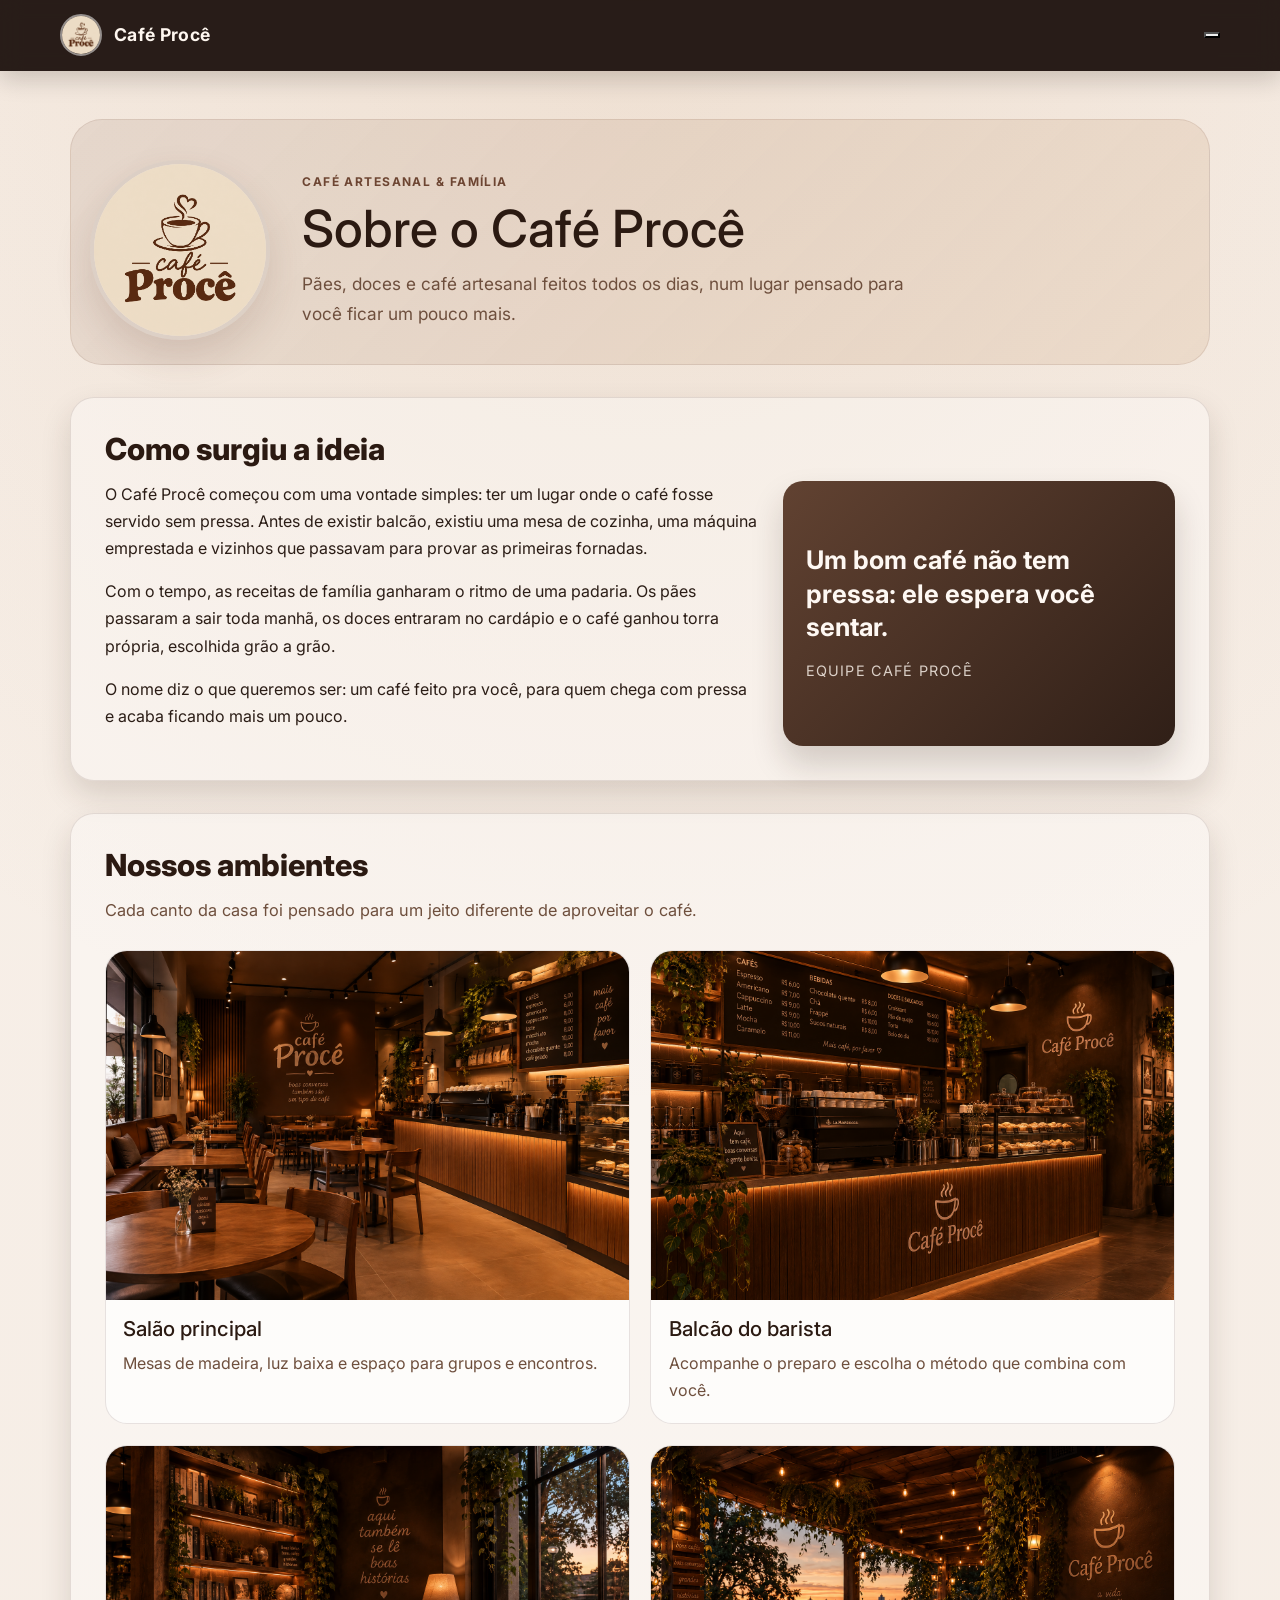
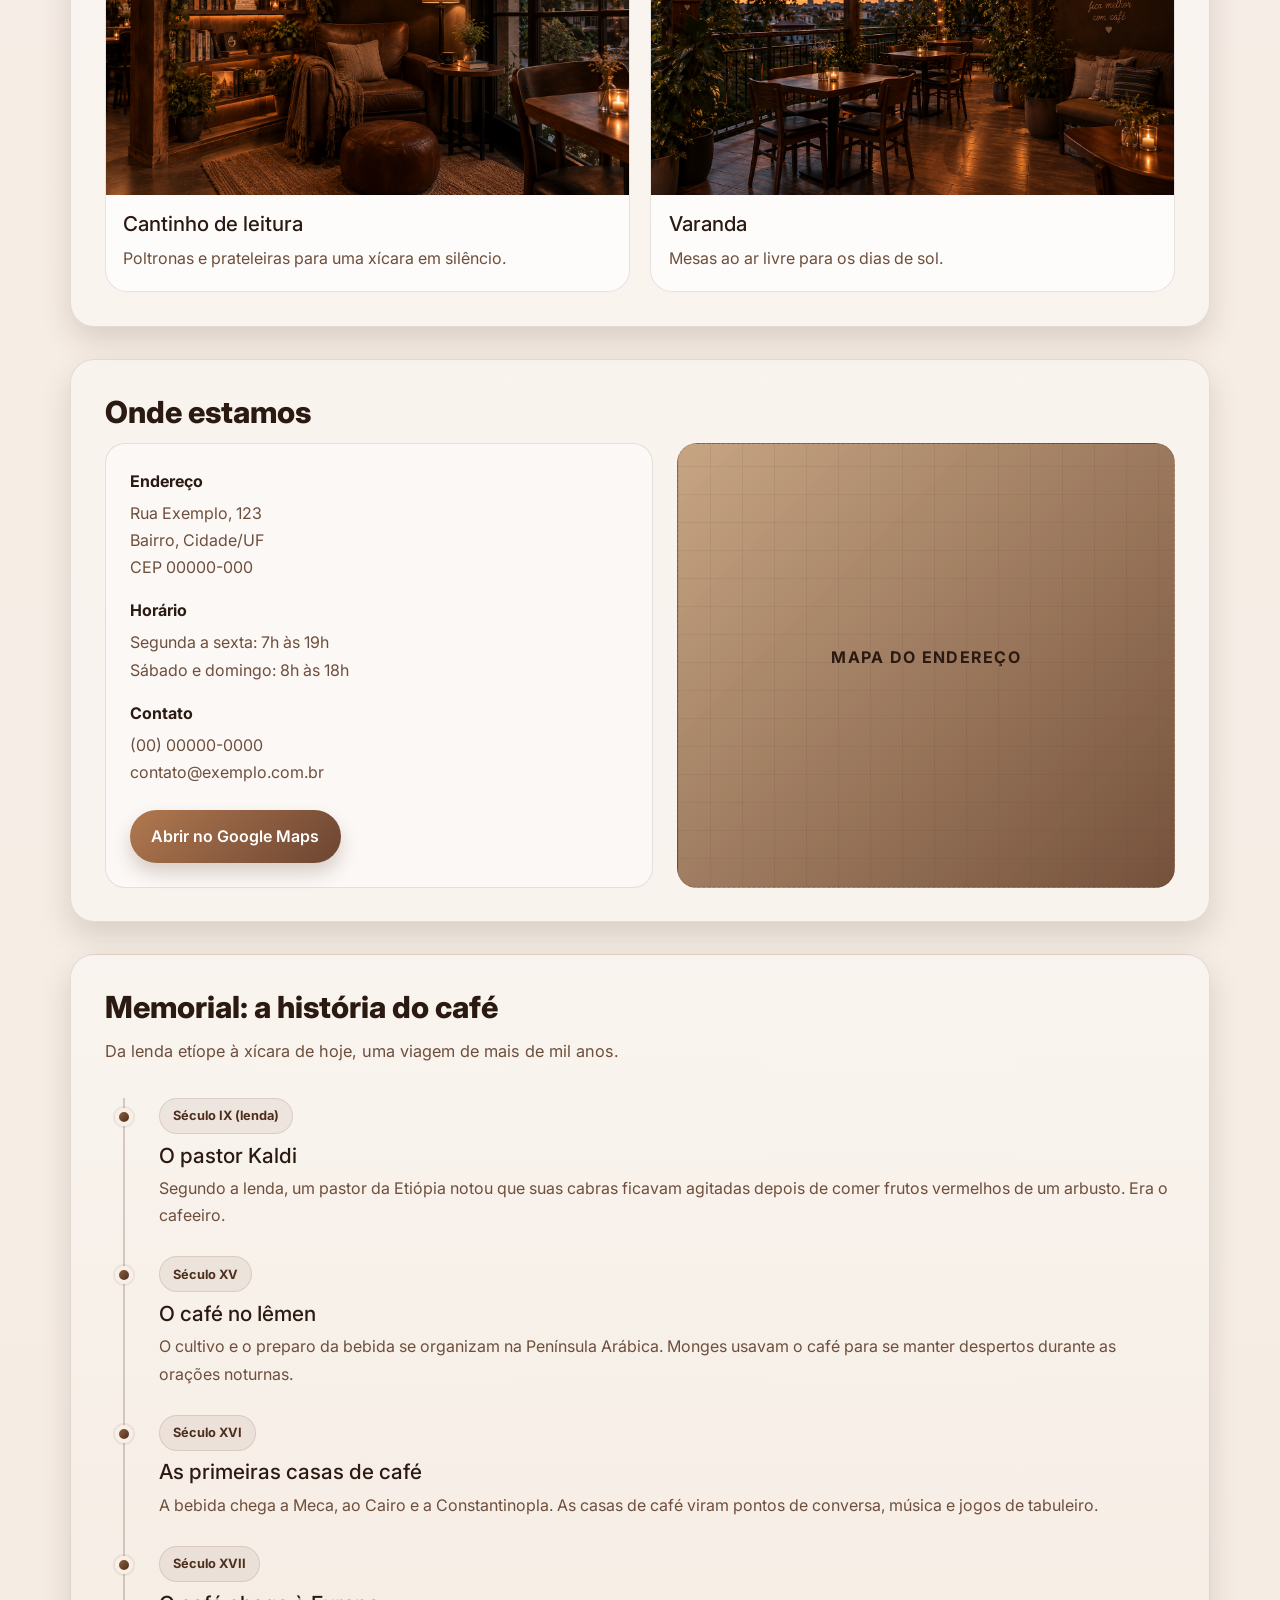
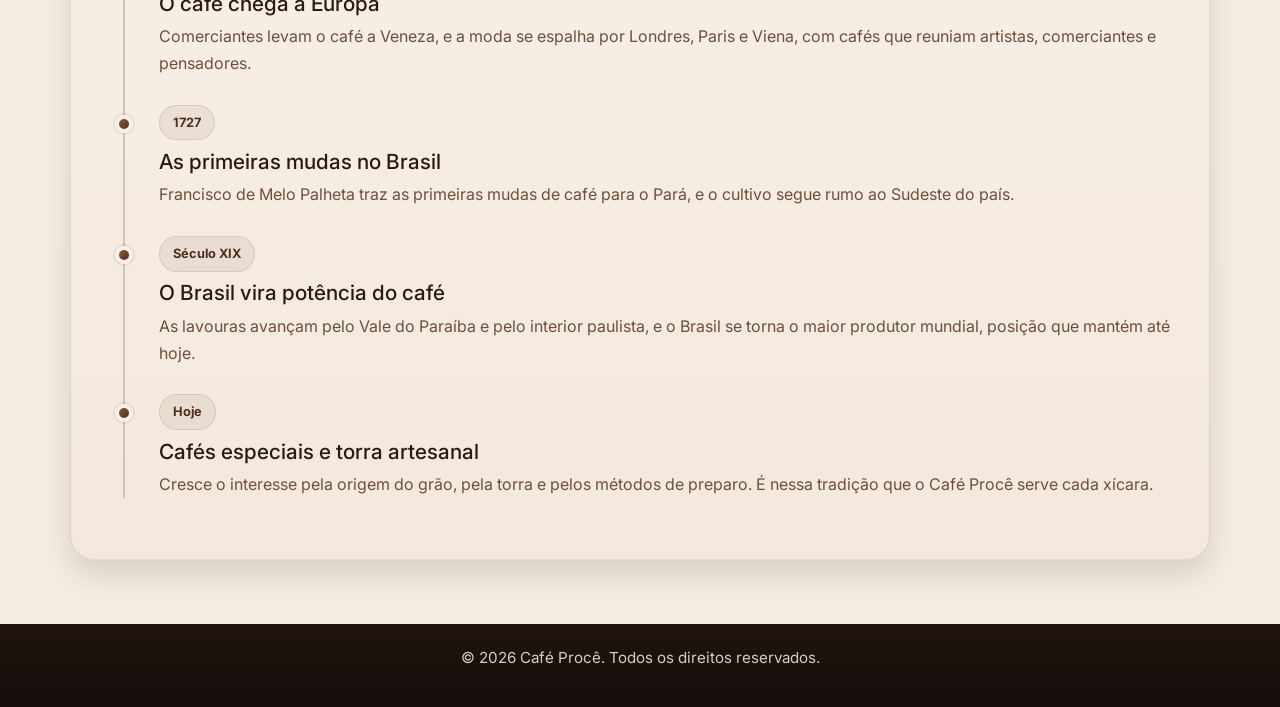
<file: template/index.html>
<!DOCTYPE html>
<html lang="pt-BR">
<head>
  <meta charset="UTF-8" />
  <meta name="viewport" content="width=device-width, initial-scale=1.0" />
  <title>Sobre nós | Café Procê</title>
  <meta
    name="description"
    content="Conheça o Café Procê: como surgiu a ideia, nossos ambientes, onde estamos e um memorial sobre a história do café."
  />
  <meta name="theme-color" content="#2b1a12" />

  <link rel="preconnect" href="https://fonts.googleapis.com" />
  <link rel="preconnect" href="https://fonts.gstatic.com" crossorigin />
  <link
    href="https://fonts.googleapis.com/css2?family=Inter:wght@400;500;600;700;800&display=swap"
    rel="stylesheet"
  />

  <link
    href="https://cdn.jsdelivr.net/npm/bootstrap@5.3.8/dist/css/bootstrap.min.css"
    rel="stylesheet"
    integrity="sha384-sRIl4kxILFvY47J16cr9ZwB07vP4J8+LH7qKQnuqkuIAvNWLzeN8tE5YBujZqJLB"
    crossorigin="anonymous"
  />

  <link rel="stylesheet" href="../css/style.css" />
</head>

<body>
  <a class="skip-link" href="#conteudo">Ir para o conteúdo</a>

  <header class="topbar">
    <nav class="menu-nav" aria-label="Principal">
      <a href="index.html" class="brand" aria-label="Página inicial do Café Procê">
        <img src="../img/logo.png" alt="Logo do Café Procê" class="logo" width="40" height="40" />
        <span>Café Procê</span>
      </a>

      <button
        class="nav-toggle"
        type="button"
        data-bs-toggle="collapse"
        data-bs-target="#menuLinks"
        aria-controls="menuLinks"
        aria-expanded="false"
        aria-label="Abrir menu"
      >
        <span class="nav-toggle-bar"></span>
      </button>

      <div class="collapse nav-collapse" id="menuLinks">
        <ul class="nav-links">
          <li><a href="sobre.html" aria-current="page">Sobre nós</a></li>
          <li><a href="produtos.html">Produtos</a></li>
          <li><a href="pedidos.html" class="btn-menu-nav">Pedidos</a></li>
        </ul>
      </div>
    </nav>
  </header>

  <main id="conteudo" class="page-shell">
    <section class="sobre-hero" aria-labelledby="titulo-sobre">
      <img src="../img/logo.png" alt="Logo do Café Procê" class="sobre-logo" width="180" height="180" />
      <div>
        <p class="eyebrow">Café artesanal & família</p>
        <h1 id="titulo-sobre">Sobre o Café Procê</h1>
        <p>
          Pães, doces e café artesanal feitos todos os dias, num lugar pensado para você
          ficar um pouco mais.
        </p>
      </div>
    </section>

    <section id="historia" class="bloco" aria-labelledby="titulo-historia">
      <h2 id="titulo-historia" class="bloco-titulo">Como surgiu a ideia</h2>

      <div class="historia">
        <div class="historia-texto">
          <p>
            O Café Procê começou com uma vontade simples: ter um lugar onde o café fosse
            servido sem pressa. Antes de existir balcão, existiu uma mesa de cozinha, uma
            máquina emprestada e vizinhos que passavam para provar as primeiras fornadas.
          </p>
          <p>
            Com o tempo, as receitas de família ganharam o ritmo de uma padaria. Os pães
            passaram a sair toda manhã, os doces entraram no cardápio e o café ganhou
            torra própria, escolhida grão a grão.
          </p>
          <p>
            O nome diz o que queremos ser: um café feito pra você, para quem chega com
            pressa e acaba ficando mais um pouco.
          </p>
        </div>

        <figure class="citacao">
          <blockquote>
            <p>Um bom café não tem pressa: ele espera você sentar.</p>
          </blockquote>
          <figcaption>Equipe Café Procê</figcaption>
        </figure>
      </div>
    </section>

    <section id="ambientes" class="bloco" aria-labelledby="titulo-ambientes">
      <h2 id="titulo-ambientes" class="bloco-titulo">Nossos ambientes</h2>
      <p class="bloco-intro">
        Cada canto da casa foi pensado para um jeito diferente de aproveitar o café.
      </p>

      <ul class="ambientes">
        <li class="ambiente">
          <img src="../img/salaoprin.jpg.png" class="d-block w-100" alt="Salão principal do café com mesas de madeira" />
          <div class="ambiente-corpo">
            <h3>Salão principal</h3>
            <p>Mesas de madeira, luz baixa e espaço para grupos e encontros.</p>
          </div>
        </li>

        <li class="ambiente">
          <img src="../img/barista.png" class="d-block w-100" alt="Barista preparando café no balcão" />
          <div class="ambiente-corpo">
            <h3>Balcão do barista</h3>
            <p>Acompanhe o preparo e escolha o método que combina com você.</p>
          </div>
        </li>

        <li class="ambiente">
          <img src="../img/leitura.png" class="d-block w-100" alt="Cantinho de leitura com poltronas confortáveis" />
          <div class="ambiente-corpo">
            <h3>Cantinho de leitura</h3>
            <p>Poltronas e prateleiras para uma xícara em silêncio.</p>
          </div>
        </li>

        <li class="ambiente">
          <img src="../img/varanda.png" class="d-block w-100" alt="Varanda do café com mesas ao ar livre" />
          <div class="ambiente-corpo">
            <h3>Varanda</h3>
            <p>Mesas ao ar livre para os dias de sol.</p>
          </div>
        </li>
      </ul>
    </section>

    <section id="localizacao" class="bloco" aria-labelledby="titulo-localizacao">
      <h2 id="titulo-localizacao" class="bloco-titulo">Onde estamos</h2>

      <div class="local">
        <div class="local-info">
          <dl>
            <dt>Endereço</dt>
            <dd>
              Rua Exemplo, 123<br />
              Bairro, Cidade/UF<br />
              CEP 00000-000
            </dd>

            <dt>Horário</dt>
            <dd>
              Segunda a sexta: 7h às 19h<br />
              Sábado e domingo: 8h às 18h
            </dd>

            <dt>Contato</dt>
            <dd>
              (00) 00000-0000<br />
              contato@exemplo.com.br
            </dd>
          </dl>

          <a
            class="btn-menu"
            href="https://www.google.com/maps/search/?api=1&query=Rua+Exemplo+123"
            target="_blank"
            rel="noopener"
          >
            Abrir no Google Maps
          </a>
        </div>

        <div class="mapa">
          <p>Mapa do endereço</p>
        </div>
      </div>
    </section>

    <section id="memorial" class="bloco memorial" aria-labelledby="titulo-memorial">
      <h2 id="titulo-memorial" class="bloco-titulo">Memorial: a história do café</h2>
      <p class="bloco-intro">
        Da lenda etíope à xícara de hoje, uma viagem de mais de mil anos.
      </p>

      <ol class="linha-tempo">
        <li>
          <span class="ano">Século IX (lenda)</span>
          <h3>O pastor Kaldi</h3>
          <p>
            Segundo a lenda, um pastor da Etiópia notou que suas cabras ficavam agitadas
            depois de comer frutos vermelhos de um arbusto. Era o cafeeiro.
          </p>
        </li>

        <li>
          <span class="ano">Século XV</span>
          <h3>O café no Iêmen</h3>
          <p>
            O cultivo e o preparo da bebida se organizam na Península Arábica. Monges
            usavam o café para se manter despertos durante as orações noturnas.
          </p>
        </li>

        <li>
          <span class="ano">Século XVI</span>
          <h3>As primeiras casas de café</h3>
          <p>
            A bebida chega a Meca, ao Cairo e a Constantinopla. As casas de café viram
            pontos de conversa, música e jogos de tabuleiro.
          </p>
        </li>

        <li>
          <span class="ano">Século XVII</span>
          <h3>O café chega à Europa</h3>
          <p>
            Comerciantes levam o café a Veneza, e a moda se espalha por Londres, Paris e
            Viena, com cafés que reuniam artistas, comerciantes e pensadores.
          </p>
        </li>

        <li>
          <span class="ano">1727</span>
          <h3>As primeiras mudas no Brasil</h3>
          <p>
            Francisco de Melo Palheta traz as primeiras mudas de café para o Pará, e o
            cultivo segue rumo ao Sudeste do país.
          </p>
        </li>

        <li>
          <span class="ano">Século XIX</span>
          <h3>O Brasil vira potência do café</h3>
          <p>
            As lavouras avançam pelo Vale do Paraíba e pelo interior paulista, e o Brasil
            se torna o maior produtor mundial, posição que mantém até hoje.
          </p>
        </li>

        <li>
          <span class="ano">Hoje</span>
          <h3>Cafés especiais e torra artesanal</h3>
          <p>
            Cresce o interesse pela origem do grão, pela torra e pelos métodos de preparo.
            É nessa tradição que o Café Procê serve cada xícara.
          </p>
        </li>
      </ol>
    </section>
  </main>

  <footer class="site-footer">
    <p>&copy; <span id="ano">2026</span> Café Procê. Todos os direitos reservados.</p>
  </footer>

  <script
    src="https://cdn.jsdelivr.net/npm/bootstrap@5.3.8/dist/js/bootstrap.bundle.min.js"
    integrity="sha384-FKyoEForCGlyvwx9Hj09JcYn3nv7wiPVlz7YYwJrWVcXK/BmnVDxM+D2scQbITxI"
    crossorigin="anonymous"
  ></script>

  <script>
    document.getElementById("ano").textContent = new Date().getFullYear();
  </script>
</body>
</html>
</file>
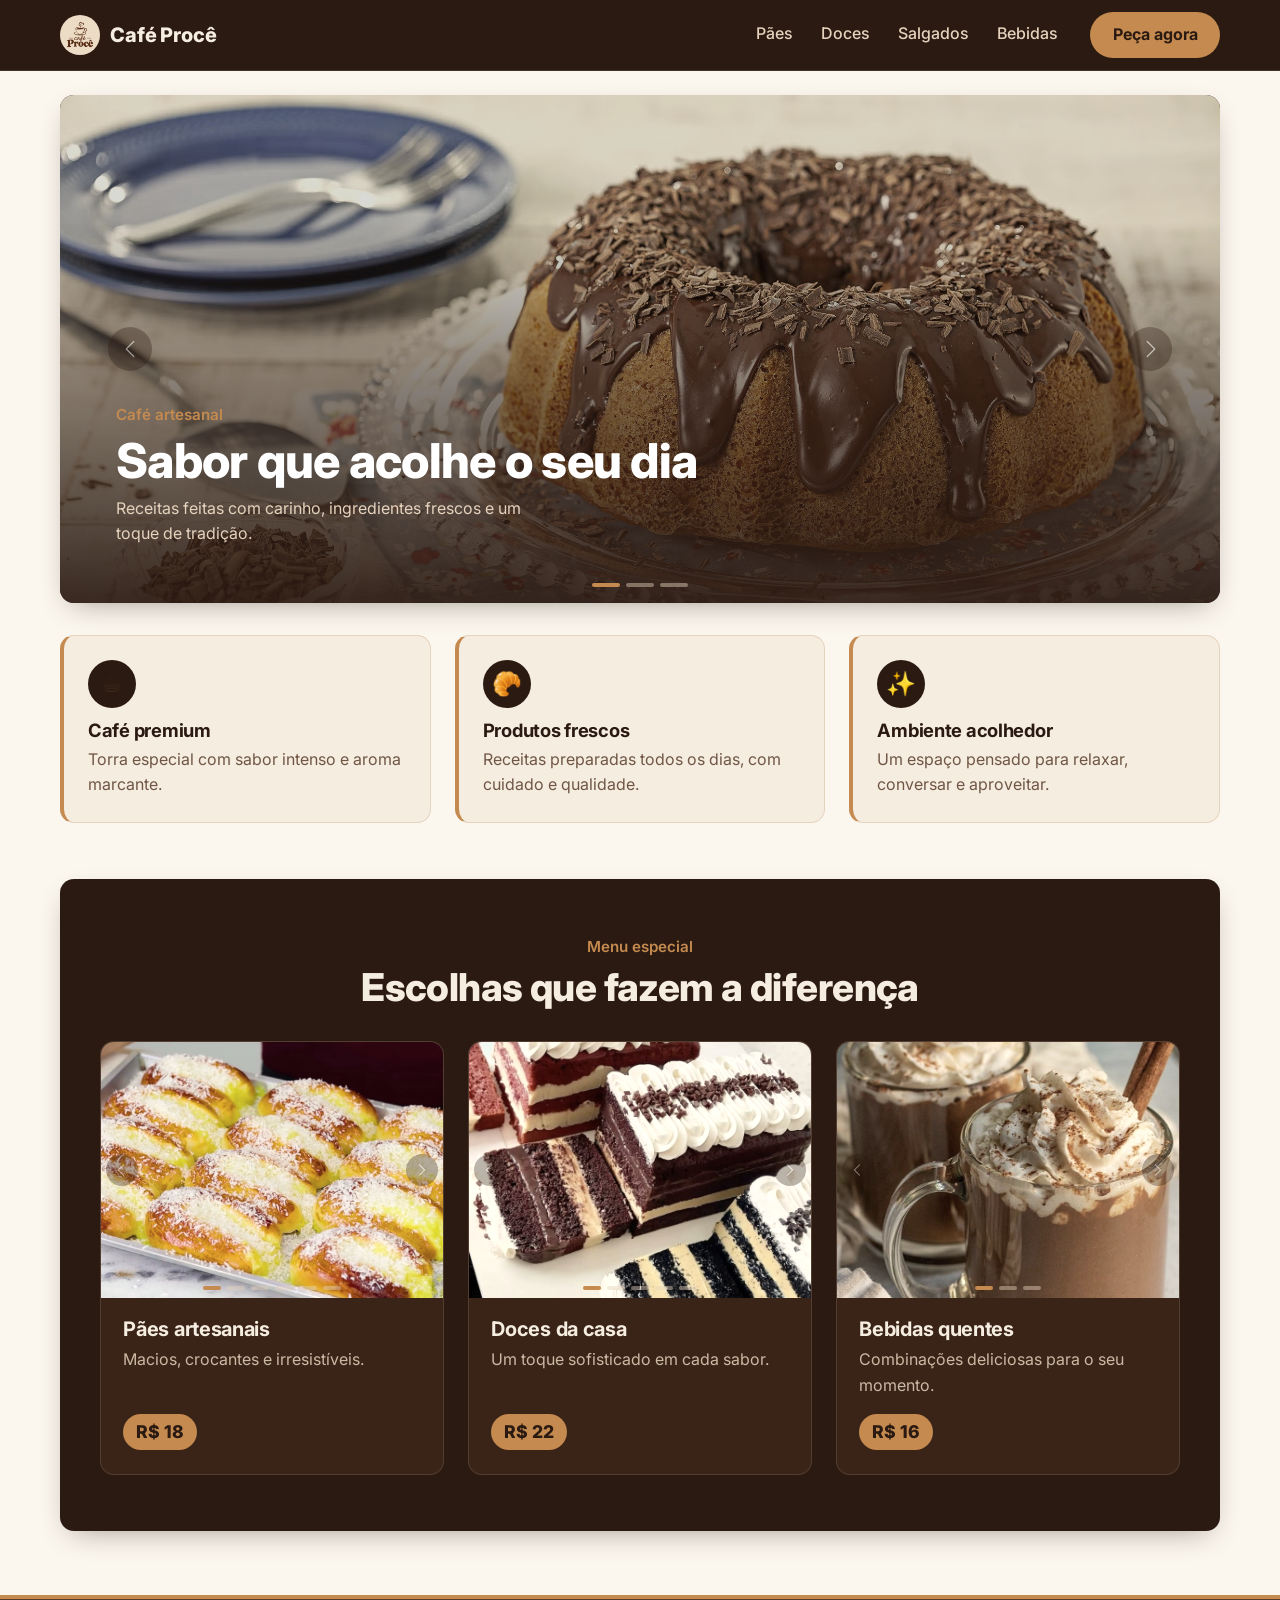
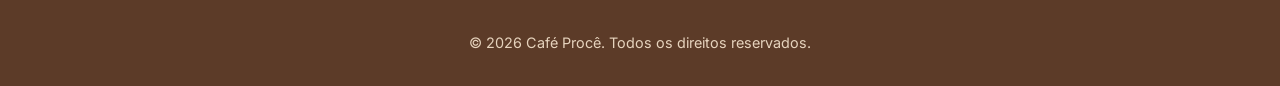
<file: template/produtos.html>
<!DOCTYPE html>
<html lang="pt-BR">
 
<head>
    <meta charset="UTF-8">
    <meta name="viewport" content="width=device-width, initial-scale=1.0">
    <title>Café Procê | Pães, doces e café artesanal</title>
    <meta name="description"
        content="Café Procê: pães frescos, doces da casa, salgados e bebidas quentes preparados todos os dias.">
    <meta name="theme-color" content="#2b1a12">
 
    <link rel="preconnect" href="https://fonts.googleapis.com">
    <link rel="preconnect" href="https://fonts.gstatic.com" crossorigin>
    <link href="https://fonts.googleapis.com/css2?family=Inter:wght@400;500;600;700;800&display=swap"
        rel="stylesheet">
 
    <!-- Bootstrap primeiro, para o seu CSS poder sobrescrevê-lo -->
    <link href="https://cdn.jsdelivr.net/npm/bootstrap@5.3.8/dist/css/bootstrap.min.css" rel="stylesheet"
        integrity="sha384-sRIl4kxILFvY47J16cr9ZwB07vP4J8+LH7qKQnuqkuIAvNWLzeN8tE5YBujZqJLB"
        crossorigin="anonymous">
 
    <link rel="stylesheet" href="../css/produtos.css">
</head>
 
<body>
    <a class="skip-link" href="#conteudo">Ir para o conteúdo</a>
 
    <header class="topbar">
        <nav class="menu-nav" aria-label="Principal">
            <a href="#inicio" class="brand">
                <img src="../img/logo.png" alt="" class="logo" width="40" height="40">
                <span>Café Procê</span>
            </a>
 
            <button class="nav-toggle" type="button" data-bs-toggle="collapse" data-bs-target="#menuLinks"
                aria-controls="menuLinks" aria-expanded="false" aria-label="Abrir menu">
                <span class="nav-toggle-bar"></span>
            </button>
 
            <div class="collapse nav-collapse" id="menuLinks">
                <ul class="nav-links">
                    <li><a href="#paes">Pães</a></li>
                    <li><a href="#doces">Doces</a></li>
                    <li><a href="#salgados">Salgados</a></li>
                    <li><a href="#bebidas">Bebidas</a></li>
                </ul>
                <a href="#cardapio" class="btn-menu">Peça agora</a>
            </div>
        </nav>
    </header>
 
    <main id="conteudo" class="page-shell">
        <h1 class="visually-hidden">Café Procê: café artesanal, pães e doces frescos</h1>
 
        <section id="inicio" class="hero" aria-label="Destaques">
            <div id="heroCarousel" class="carousel slide" data-bs-ride="carousel">
                <div class="carousel-indicators">
                    <button type="button" data-bs-target="#heroCarousel" data-bs-slide-to="0" class="active"
                        aria-current="true" aria-label="Slide 1: café artesanal"></button>
                    <button type="button" data-bs-target="#heroCarousel" data-bs-slide-to="1"
                        aria-label="Slide 2: doces"></button>
                    <button type="button" data-bs-target="#heroCarousel" data-bs-slide-to="2"
                        aria-label="Slide 3: pães frescos"></button>
                </div>
 
                <div class="carousel-inner">
                    <div class="carousel-item active">
                        <img src="../img/bolo.jpg" class="d-block w-100" alt="Bolo caseiro sobre a mesa do café"
                            width="1600" height="700" fetchpriority="high">
                        <div class="carousel-caption">
                            <p class="eyebrow">Café artesanal</p>
                            <h2>Sabor que acolhe o seu dia</h2>
                            <p>Receitas feitas com carinho, ingredientes frescos e um toque de tradição.</p>
                        </div>
                    </div>
 
                    <div class="carousel-item">
                        <img src="../img/bolocho.jpg" class="d-block w-100" alt="Bolachas e doces da casa"
                            width="1600" height="700" loading="lazy">
                        <div class="carousel-caption">
                            <p class="eyebrow">Doces irresistíveis</p>
                            <h2>Uma experiência doce e sofisticada</h2>
                            <p>Ideal para acompanhar o café da manhã ou um momento especial.</p>
                        </div>
                    </div>
 
                    <div class="carousel-item">
                        <img src="../img/pao.png" class="d-block w-100" alt="Pães artesanais recém-assados"
                            width="1600" height="700" loading="lazy">
                        <div class="carousel-caption">
                            <p class="eyebrow">Pães frescos</p>
                            <h2>Frescura em cada mordida</h2>
                            <p>Preparados diariamente para encantar o paladar com textura e aroma.</p>
                        </div>
                    </div>
                </div>
 
                <button class="carousel-control-prev" type="button" data-bs-target="#heroCarousel"
                    data-bs-slide="prev">
                    <span class="carousel-control-prev-icon" aria-hidden="true"></span>
                    <span class="visually-hidden">Slide anterior</span>
                </button>
                <button class="carousel-control-next" type="button" data-bs-target="#heroCarousel"
                    data-bs-slide="next">
                    <span class="carousel-control-next-icon" aria-hidden="true"></span>
                    <span class="visually-hidden">Próximo slide</span>
                </button>
            </div>
        </section>
 
        <section class="features" aria-labelledby="titulo-diferenciais">
            <h2 id="titulo-diferenciais" class="visually-hidden">Nossos diferenciais</h2>
 
            <article class="feature-card">
                <span class="feature-icon" aria-hidden="true">☕</span>
                <h3>Café premium</h3>
                <p>Torra especial com sabor intenso e aroma marcante.</p>
            </article>
 
            <article class="feature-card">
                <span class="feature-icon" aria-hidden="true">🥐</span>
                <h3>Produtos frescos</h3>
                <p>Receitas preparadas todos os dias, com cuidado e qualidade.</p>
            </article>
 
            <article class="feature-card">
                <span class="feature-icon" aria-hidden="true">✨</span>
                <h3>Ambiente acolhedor</h3>
                <p>Um espaço pensado para relaxar, conversar e aproveitar.</p>
            </article>
        </section>
 
        <section id="cardapio" class="catalog" aria-labelledby="titulo-cardapio">
            <div class="section-header">
                <p class="eyebrow">Menu especial</p>
                <h2 id="titulo-cardapio">Escolhas que fazem a diferença</h2>
            </div>
 
            <ul class="catalog-grid">
                <!-- Pães -->
                <li id="paes" class="catalog-item">
                    <div id="paesCarousel" class="carousel slide item-carousel" data-bs-ride="carousel"
                        aria-label="Fotos de pães artesanais">
                        <div class="carousel-indicators">
                            <button type="button" data-bs-target="#paesCarousel" data-bs-slide-to="0"
                                class="active" aria-current="true" aria-label="Foto 1"></button>
                            <button type="button" data-bs-target="#paesCarousel" data-bs-slide-to="1"
                                aria-label="Foto 2"></button>
                            <button type="button" data-bs-target="#paesCarousel" data-bs-slide-to="2"
                                aria-label="Foto 3"></button>
                            <button type="button" data-bs-target="#paesCarousel" data-bs-slide-to="3"
                                aria-label="Foto 4"></button>
                            <button type="button" data-bs-target="#paesCarousel" data-bs-slide-to="4"
                                aria-label="Foto 5"></button>
                            <button type="button" data-bs-target="#paesCarousel" data-bs-slide-to="5"
                                aria-label="Foto 6"></button>
                        </div>
 
                        <div class="carousel-inner">
                            <div class="carousel-item active" data-bs-interval="4000">
                                <img src="../img/p.jpg" alt="Xícara de café quente" width="800" height="600"
                                    loading="lazy">
                            </div>
                            <div class="carousel-item" data-bs-interval="4000">
                                <img src="../img/pao2.png" alt="Caneca de chocolate quente" width="800"
                                    height="600" loading="lazy">
                            </div>
                            <div class="carousel-item" data-bs-interval="4000">
                                <img src="../img/paocaseiro.jpg" alt="Café especial da casa" width="800"
                                    height="600" loading="lazy">
                            </div>
                            <div class="carousel-item" data-bs-interval="4000">
                                <img src="../img/paodequeijo.png" alt="Café especial da casa" width="800"
                                    height="600" loading="lazy">
                            </div>
                            <div class="carousel-item" data-bs-interval="4000">
                                <img src="../img/paorecheado.jpg" alt="Café especial da casa" width="800"
                                    height="600" loading="lazy">
                            </div>
                            <div class="carousel-item" data-bs-interval="4000">
                                <img src="../img/paoo.jpg" alt="Café especial da casa" width="800" height="600"
                                    loading="lazy">
                            </div>
                        </div>
 
                        <button class="carousel-control-prev" type="button" data-bs-target="#paesCarousel"
                            data-bs-slide="prev">
                            <span class="carousel-control-prev-icon" aria-hidden="true"></span>
                            <span class="visually-hidden">Foto anterior</span>
                        </button>
                        <button class="carousel-control-next" type="button" data-bs-target="#paesCarousel"
                            data-bs-slide="next">
                            <span class="carousel-control-next-icon" aria-hidden="true"></span>
                            <span class="visually-hidden">Próxima foto</span>
                        </button>
                    </div>
                    <div class="item-body">
                        <h3>Pães artesanais</h3>
                        <p>Macios, crocantes e irresistíveis.</p>
                        <strong class="price">R$&nbsp;18</strong>
                    </div>
                </li>
 
                <!-- Doces -->
                <li id="doces" class="catalog-item">
                    <div id="docesCarousel" class="carousel slide item-carousel" data-bs-ride="carousel"
                        aria-label="Fotos de doces gourmet">
                        <div class="carousel-indicators">
                            <button type="button" data-bs-target="#docesCarousel" data-bs-slide-to="0"
                                class="active" aria-current="true" aria-label="Foto 1: café"></button>
                            <button type="button" data-bs-target="#docesCarousel" data-bs-slide-to="1"
                                aria-label="Foto 2: chocolate quente"></button>
                            <button type="button" data-bs-target="#docesCarousel" data-bs-slide-to="2"
                                aria-label="Foto 3: café especial"></button>
                            <button type="button" data-bs-target="#docesCarousel" data-bs-slide-to="3"
                                aria-label="Foto 4: café especial"></button>
                            <button type="button" data-bs-target="#docesCarousel" data-bs-slide-to="4"
                                aria-label="Foto 5: café especial"></button>
                        </div>
 
                        <div class="carousel-inner">
                            <div class="carousel-item active" data-bs-interval="4000">
                                <img src="../img/bolor.jpg" alt="Xícara de café quente" width="800" height="600"
                                    loading="lazy">
                            </div>
                            <div class="carousel-item" data-bs-interval="4000">
                                <img src="../img/croissant.jpg" alt="Caneca de chocolate quente" width="800"
                                    height="600" loading="lazy">
                            </div>
                            <div class="carousel-item" data-bs-interval="4000">
                                <img src="../img/sonho.jpg" alt="Café especial da casa" width="800"
                                    height="600" loading="lazy">
                            </div>
                            <div class="carousel-item" data-bs-interval="4000">
                                <img src="../img/donuts.jpg" alt="Café especial da casa" width="800"
                                    height="600" loading="lazy">
                            </div>
                            <div class="carousel-item" data-bs-interval="4000">
                                <img src="../img/croissant.jpg" alt="Café especial da casa" width="800"
                                    height="600" loading="lazy">
                            </div>
                        </div>
 
                        <button class="carousel-control-prev" type="button" data-bs-target="#docesCarousel"
                            data-bs-slide="prev">
                            <span class="carousel-control-prev-icon" aria-hidden="true"></span>
                            <span class="visually-hidden">Foto anterior</span>
                        </button>
                        <button class="carousel-control-next" type="button" data-bs-target="#docesCarousel"
                            data-bs-slide="next">
                            <span class="carousel-control-next-icon" aria-hidden="true"></span>
                            <span class="visually-hidden">Próxima foto</span>
                        </button>
                    </div>
                    <div class="item-body">
                        <h3>Doces da casa</h3>
                        <p>Um toque sofisticado em cada sabor.</p>
                        <strong class="price">R$&nbsp;22</strong>
                    </div>
                </li>
 
                <!-- Bebidas -->
                <li id="bebidas" class="catalog-item">
                    <div id="bebidasCarousel" class="carousel slide item-carousel" data-bs-ride="carousel"
                        aria-label="Fotos de bebidas quentes">
                        <div class="carousel-indicators">
                            <button type="button" data-bs-target="#bebidasCarousel" data-bs-slide-to="0"
                                class="active" aria-current="true" aria-label="Foto 1: café"></button>
                            <button type="button" data-bs-target="#bebidasCarousel" data-bs-slide-to="1"
                                aria-label="Foto 2: chocolate quente"></button>
                            <button type="button" data-bs-target="#bebidasCarousel" data-bs-slide-to="2"
                                aria-label="Foto 3: café especial"></button>
                        </div>
 
                        <div class="carousel-inner">
                            <div class="carousel-item active" data-bs-interval="4000">
                                <img src="../img/cafe.jpg" alt="Xícara de café quente" width="800" height="600"
                                    loading="lazy">
                            </div>
                            <div class="carousel-item" data-bs-interval="4000">
                                <img src="../img/chocoquente.jpg" alt="Caneca de chocolate quente" width="800"
                                    height="600" loading="lazy">
                            </div>
                            <div class="carousel-item" data-bs-interval="4000">
                                <img src="../img/cafep.jpg" alt="Café especial da casa" width="800"
                                    height="600" loading="lazy">
                            </div>
                        </div>
 
                        <button class="carousel-control-prev" type="button" data-bs-target="#bebidasCarousel"
                            data-bs-slide="prev">
                            <span class="carousel-control-prev-icon" aria-hidden="true"></span>
                            <span class="visually-hidden">Foto anterior</span>
                        </button>
                        <button class="carousel-control-next" type="button" data-bs-target="#bebidasCarousel"
                            data-bs-slide="next">
                            <span class="carousel-control-next-icon" aria-hidden="true"></span>
                            <span class="visually-hidden">Próxima foto</span>
                        </button>
                    </div>
                    <div class="item-body">
                        <h3>Bebidas quentes</h3>
                        <p>Combinações deliciosas para o seu momento.</p>
                        <strong class="price">R$&nbsp;16</strong>
                    </div>
                </li>
            </ul>
        </section>
    </main>
 
    <footer class="site-footer">
        <p>&copy; <span id="ano">2026</span> Café Procê. Todos os direitos reservados.</p>
    </footer>
 
    <script src="https://cdn.jsdelivr.net/npm/bootstrap@5.3.8/dist/js/bootstrap.bundle.min.js"
        integrity="sha384-FKyoEForCGlyvwx9Hj09JcYn3nv7wiPVlz7YYwJrWVcXK/BmnVDxM+D2scQbITxI"
        crossorigin="anonymous"></script>
 
    <script>
        document.getElementById('ano').textContent = new Date().getFullYear();
    </script>
</body>
 
</html>
</file>
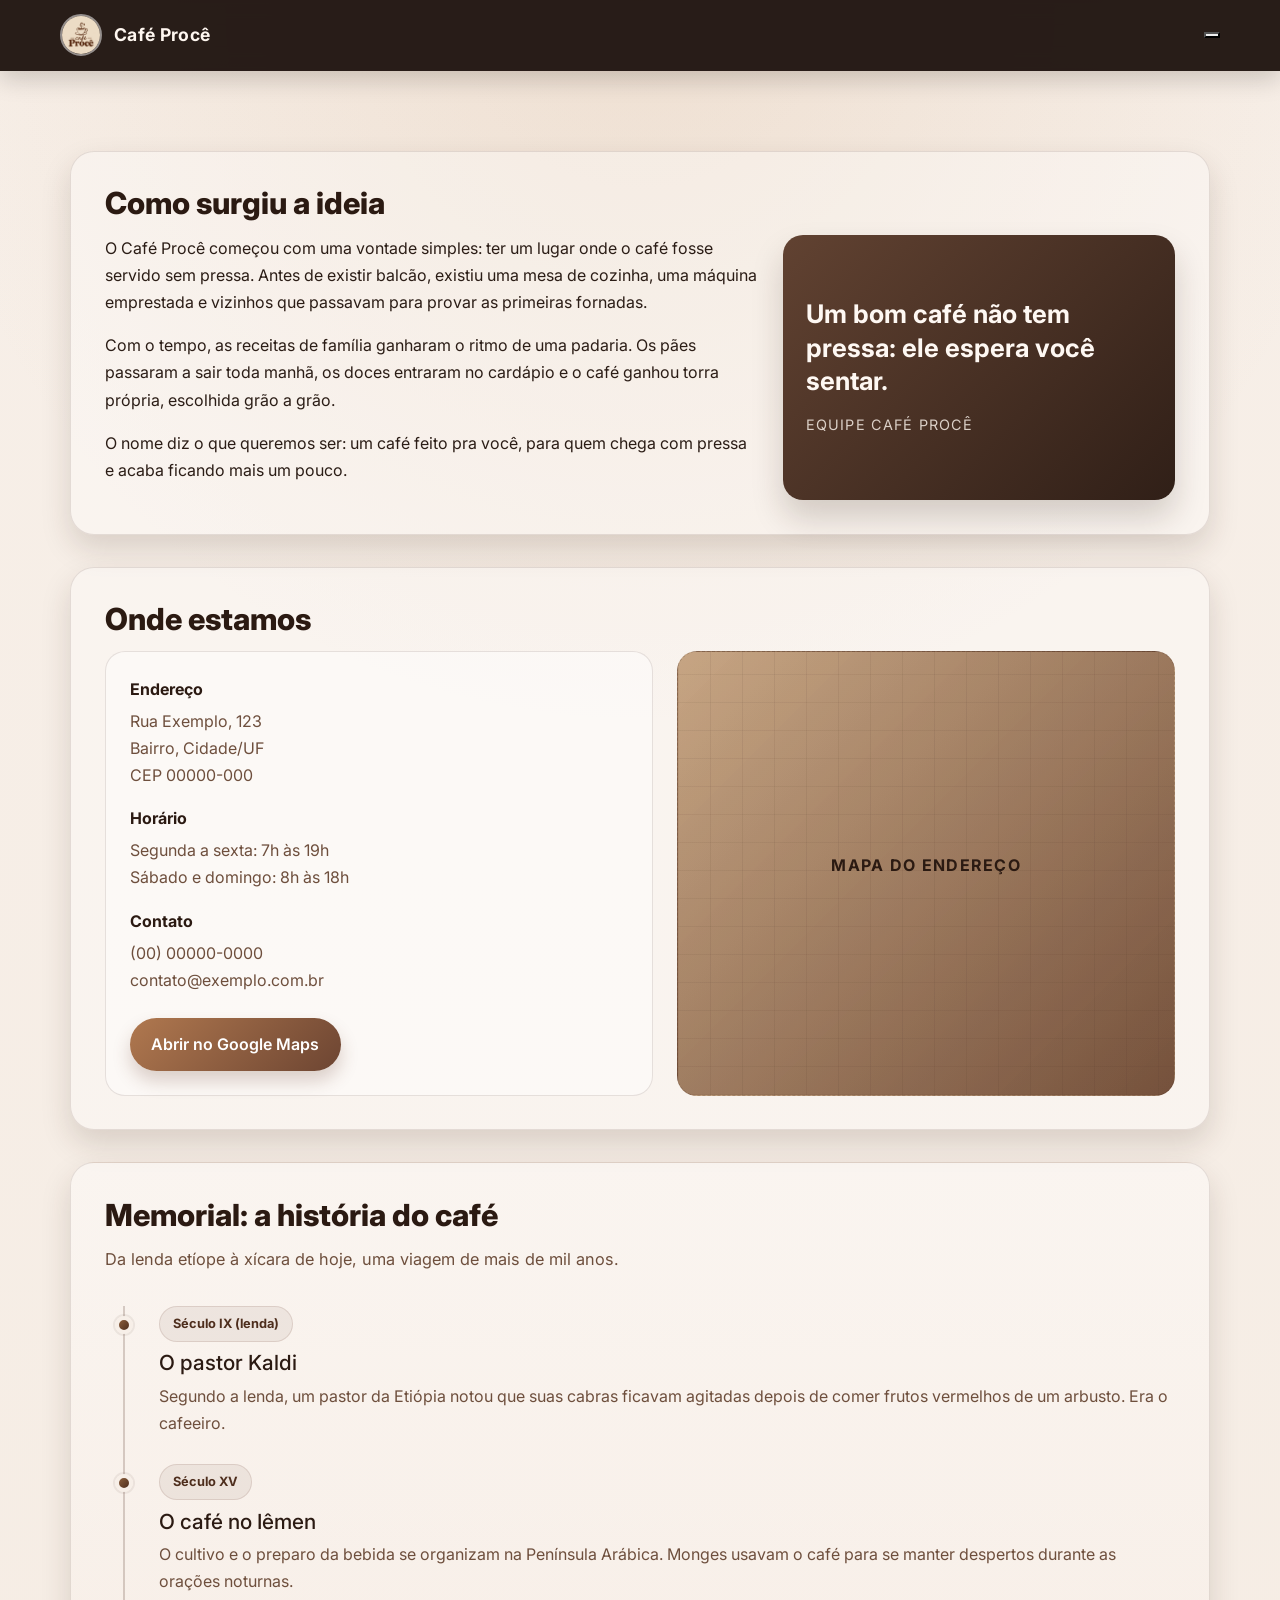
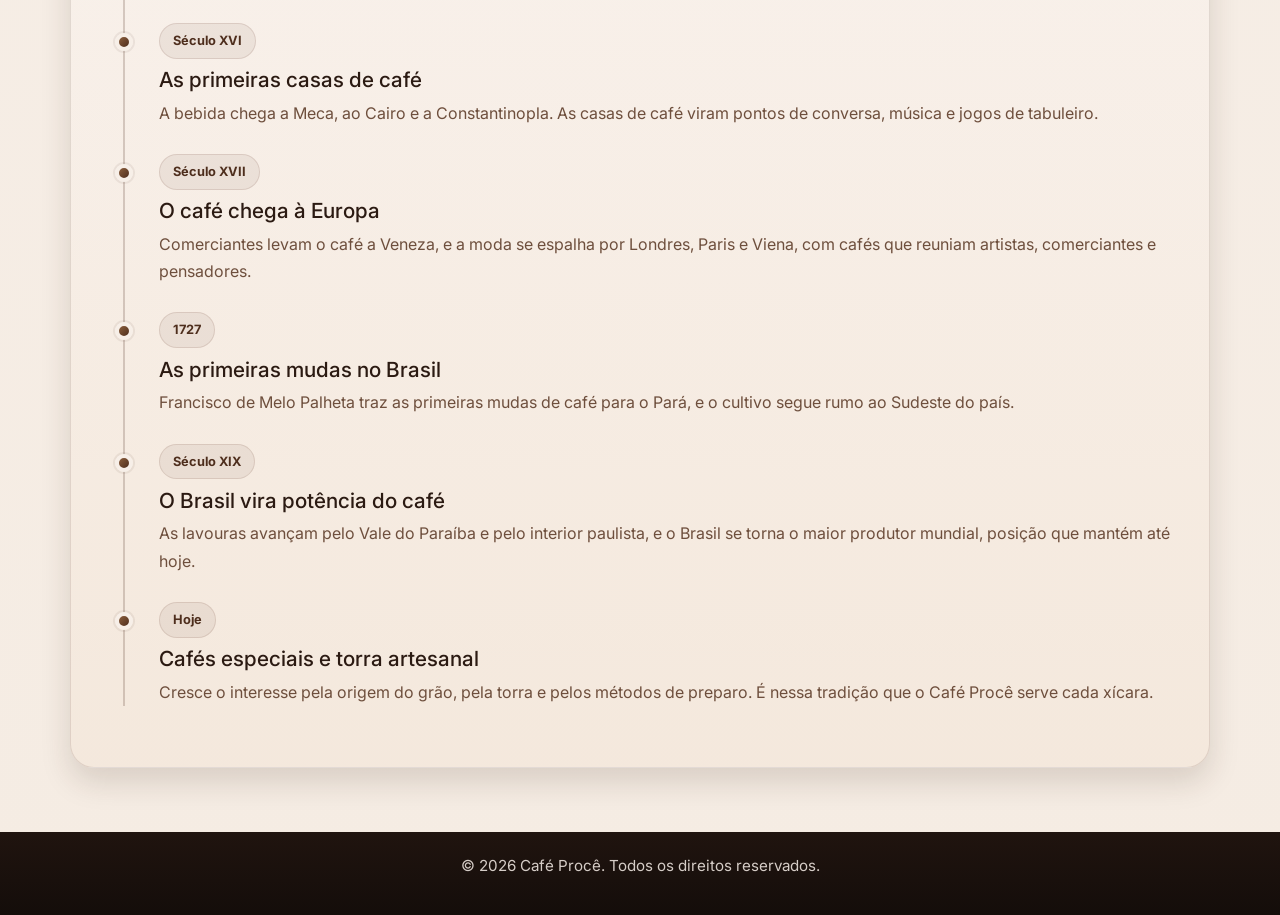
<file: template/sobre.html>
<!DOCTYPE html>
<html lang="pt-BR">
<head>
  <meta charset="UTF-8" />
  <meta name="viewport" content="width=device-width, initial-scale=1.0" />
  <title>Sobre nós | Café Procê</title>
  <meta
    name="description"
    content="Conheça o Café Procê: como surgiu a ideia, nossos ambientes, onde estamos e um memorial sobre a história do café."
  />
  <meta name="theme-color" content="#2b1a12" />

  <link rel="preconnect" href="https://fonts.googleapis.com" />
  <link rel="preconnect" href="https://fonts.gstatic.com" crossorigin />
  <link
    href="https://fonts.googleapis.com/css2?family=Inter:wght@400;500;600;700;800&display=swap"
    rel="stylesheet"
  />

  <link
    href="https://cdn.jsdelivr.net/npm/bootstrap@5.3.8/dist/css/bootstrap.min.css"
    rel="stylesheet"
    integrity="sha384-sRIl4kxILFvY47J16cr9ZwB07vP4J8+LH7qKQnuqkuIAvNWLzeN8tE5YBujZqJLB"
    crossorigin="anonymous"
  />

  <link rel="stylesheet" href="../css/style.css" />
</head>

<body>
  <a class="skip-link" href="#conteudo">Ir para o conteúdo</a>

  <header class="topbar">
    <nav class="menu-nav" aria-label="Principal">
      <a href="index.html" class="brand" aria-label="Página inicial do Café Procê">
        <img src="../img/logo.png" alt="Logo do Café Procê" class="logo" width="40" height="40" />
        <span>Café Procê</span>
      </a>

      <button
        class="nav-toggle"
        type="button"
        data-bs-toggle="collapse"
        data-bs-target="#menuLinks"
        aria-controls="menuLinks"
        aria-expanded="false"
        aria-label="Abrir menu"
      >
        <span class="nav-toggle-bar"></span>
      </button>

      <div class="collapse nav-collapse" id="menuLinks">
        <ul class="nav-links">
          <li><a href="sobre.html" aria-current="page">Sobre nós</a></li>
          <li><a href="produtos.html">Produtos</a></li>
          <li><a href="pedidos.html" class="btn-menu-nav">Pedidos</a></li>
        </ul>
      </div>
    </nav>
  </header>

  <main id="conteudo" class="page-shell">

    <section id="historia" class="bloco" aria-labelledby="titulo-historia">
      <h2 id="titulo-historia" class="bloco-titulo">Como surgiu a ideia</h2>

      <div class="historia">
        <div class="historia-texto">
          <p>
            O Café Procê começou com uma vontade simples: ter um lugar onde o café fosse
            servido sem pressa. Antes de existir balcão, existiu uma mesa de cozinha, uma
            máquina emprestada e vizinhos que passavam para provar as primeiras fornadas.
          </p>
          <p>
            Com o tempo, as receitas de família ganharam o ritmo de uma padaria. Os pães
            passaram a sair toda manhã, os doces entraram no cardápio e o café ganhou
            torra própria, escolhida grão a grão.
          </p>
          <p>
            O nome diz o que queremos ser: um café feito pra você, para quem chega com
            pressa e acaba ficando mais um pouco.
          </p>
        </div>

        <figure class="citacao">
          <blockquote>
            <p>Um bom café não tem pressa: ele espera você sentar.</p>
          </blockquote>
          <figcaption>Equipe Café Procê</figcaption>
        </figure>
      </div>
    </section>


    <section id="localizacao" class="bloco" aria-labelledby="titulo-localizacao">
      <h2 id="titulo-localizacao" class="bloco-titulo">Onde estamos</h2>

      <div class="local">
        <div class="local-info">
          <dl>
            <dt>Endereço</dt>
            <dd>
              Rua Exemplo, 123<br />
              Bairro, Cidade/UF<br />
              CEP 00000-000
            </dd>

            <dt>Horário</dt>
            <dd>
              Segunda a sexta: 7h às 19h<br />
              Sábado e domingo: 8h às 18h
            </dd>

            <dt>Contato</dt>
            <dd>
              (00) 00000-0000<br />
              contato@exemplo.com.br
            </dd>
          </dl>

          <a
            class="btn-menu"
            href="https://www.google.com/maps/search/?api=1&query=Rua+Exemplo+123"
            target="_blank"
            rel="noopener"
          >
            Abrir no Google Maps
          </a>
        </div>

        <div class="mapa">
          <p>Mapa do endereço</p>
        </div>
      </div>
    </section>

    <section id="memorial" class="bloco memorial" aria-labelledby="titulo-memorial">
      <h2 id="titulo-memorial" class="bloco-titulo">Memorial: a história do café</h2>
      <p class="bloco-intro">
        Da lenda etíope à xícara de hoje, uma viagem de mais de mil anos.
      </p>

      <ol class="linha-tempo">
        <li>
          <span class="ano">Século IX (lenda)</span>
          <h3>O pastor Kaldi</h3>
          <p>
            Segundo a lenda, um pastor da Etiópia notou que suas cabras ficavam agitadas
            depois de comer frutos vermelhos de um arbusto. Era o cafeeiro.
          </p>
        </li>

        <li>
          <span class="ano">Século XV</span>
          <h3>O café no Iêmen</h3>
          <p>
            O cultivo e o preparo da bebida se organizam na Península Arábica. Monges
            usavam o café para se manter despertos durante as orações noturnas.
          </p>
        </li>

        <li>
          <span class="ano">Século XVI</span>
          <h3>As primeiras casas de café</h3>
          <p>
            A bebida chega a Meca, ao Cairo e a Constantinopla. As casas de café viram
            pontos de conversa, música e jogos de tabuleiro.
          </p>
        </li>

        <li>
          <span class="ano">Século XVII</span>
          <h3>O café chega à Europa</h3>
          <p>
            Comerciantes levam o café a Veneza, e a moda se espalha por Londres, Paris e
            Viena, com cafés que reuniam artistas, comerciantes e pensadores.
          </p>
        </li>

        <li>
          <span class="ano">1727</span>
          <h3>As primeiras mudas no Brasil</h3>
          <p>
            Francisco de Melo Palheta traz as primeiras mudas de café para o Pará, e o
            cultivo segue rumo ao Sudeste do país.
          </p>
        </li>

        <li>
          <span class="ano">Século XIX</span>
          <h3>O Brasil vira potência do café</h3>
          <p>
            As lavouras avançam pelo Vale do Paraíba e pelo interior paulista, e o Brasil
            se torna o maior produtor mundial, posição que mantém até hoje.
          </p>
        </li>

        <li>
          <span class="ano">Hoje</span>
          <h3>Cafés especiais e torra artesanal</h3>
          <p>
            Cresce o interesse pela origem do grão, pela torra e pelos métodos de preparo.
            É nessa tradição que o Café Procê serve cada xícara.
          </p>
        </li>
      </ol>
    </section>
  </main>

  <footer class="site-footer">
    <p>&copy; <span id="ano">2026</span> Café Procê. Todos os direitos reservados.</p>
  </footer>

  <script
    src="https://cdn.jsdelivr.net/npm/bootstrap@5.3.8/dist/js/bootstrap.bundle.min.js"
    integrity="sha384-FKyoEForCGlyvwx9Hj09JcYn3nv7wiPVlz7YYwJrWVcXK/BmnVDxM+D2scQbITxI"
    crossorigin="anonymous"
  ></script>

  <script>
    document.getElementById("ano").textContent = new Date().getFullYear();
  </script>
</body>
</html>
</file>
<file: css/style.css>
:root {
  --marrom-950: #1f120d;
  --marrom-900: #2b1a12;
  --marrom-800: #3c2518;
  --marrom-700: #4e2e1d;
  --marrom-600: #6d4532;
  --marrom-500: #8b5e3c;
  --marrom-400: #b0784f;
  --marrom-300: #c99b6f;
  --marrom-200: #e0c0a3;
  --marrom-100: #f7efe8;
  --creme: #fff9f4;
  --bege: #f3e3d3;
  --texto: #2b1d16;
  --muted: #6e4f3d;
  --linha: rgba(64, 38, 25, 0.12);
  --shadow: 0 14px 30px rgba(52, 31, 22, 0.15);
  --radius: 24px;
}

* {
  box-sizing: border-box;
}

html {
  scroll-behavior: smooth;
}

body {
  margin: 0;
  font-family: "Inter", sans-serif;
  background:
    radial-gradient(circle at top, rgba(201, 155, 111, 0.18), transparent 28%),
    linear-gradient(180deg, #f7efe8 0%, #f5ece3 100%);
  color: var(--texto);
  line-height: 1.7;
}

img {
  max-width: 100%;
  display: block;
}

a {
  text-decoration: none;
  transition: all 0.25s ease;
}

button {
  font: inherit;
}

.skip-link {
  position: absolute;
  left: -9999px;
  top: 0;
  background: var(--marrom-900);
  color: white;
  padding: 10px 16px;
  border-radius: 0 0 12px 12px;
  z-index: 999;
}

.skip-link:focus {
  left: 16px;
}

.topbar {
  background: rgba(32, 20, 16, 0.96);
  position: sticky;
  top: 0;
  z-index: 30;
  backdrop-filter: blur(10px);
  box-shadow: 0 8px 24px rgba(19, 10, 7, 0.18);
}

.menu-nav {
  max-width: 1200px;
  margin: 0 auto;
  padding: 0.9rem 1.25rem;
  display: flex;
  align-items: center;
  justify-content: space-between;
  gap: 1rem;
}

.brand {
  display: inline-flex;
  align-items: center;
  gap: 0.75rem;
  color: #fff7f0;
  font-weight: 700;
  font-size: 1.1rem;
  letter-spacing: 0.02em;
}

.brand:hover {
  color: var(--marrom-200);
}

.logo {
  width: 42px;
  height: 42px;
  border-radius: 50%;
  object-fit: cover;
  border: 2px solid rgba(255, 255, 255, 0.5);
}

.nav-collapse {
  display: flex;
  align-items: center;
  gap: 1.5rem;
}

.nav-links {
  list-style: none;
  display: flex;
  align-items: center;
  gap: 1.2rem;
  margin: 0;
  padding: 0;
}

.nav-links a {
  color: rgba(255, 245, 238, 0.8);
  font-weight: 500;
  font-size: 0.95rem;
}

.nav-links a:hover,
.nav-links a[aria-current="page"] {
  color: #fff;
}

.btn-menu {
  display: inline-flex;
  align-items: center;
  justify-content: center;
  min-height: 44px;
  padding: 0.8rem 1.35rem;
  border-radius: 999px;
  background: linear-gradient(135deg, var(--marrom-400), var(--marrom-600));
  color: #fff;
  font-weight: 600;
  border: none;
  box-shadow: 0 10px 18px rgba(99, 56, 38, 0.22);
}

.btn-menu:hover {
  transform: translateY(-1px);
  filter: brightness(1.02);
  color: white;
}

.page-shell {
  max-width: 1180px;
  margin: 0 auto;
  padding: 3rem 1.25rem 4rem;
}

.bloco {
  background: rgba(255, 255, 255, 0.35);
  border: 1px solid var(--linha);
  border-radius: var(--radius);
  padding: 2.1rem;
  box-shadow: var(--shadow);
  margin-top: 2rem;
}

.bloco-titulo {
  font-size: clamp(1.9rem, 2vw, 2.6rem);
  color: var(--marrom-900);
  margin-bottom: 0.8rem;
  font-weight: 800;
  line-height: 1.2;
}

.bloco-intro {
  color: var(--muted);
  max-width: 760px;
  margin-bottom: 1.6rem;
  font-size: 1.02rem;
}

.sobre-hero {
  display: flex;
  align-items: center;
  gap: 2rem;
  padding: 2.5rem 1.2rem 1.5rem;
  background: linear-gradient(135deg, rgba(109, 69, 50, 0.10), rgba(201, 155, 111, 0.18));
  border-radius: calc(var(--radius) + 8px);
  border: 1px solid rgba(109, 69, 50, 0.12);
}

.sobre-logo {
  width: 180px;
  height: 180px;
  border-radius: 50%;
  object-fit: cover;
  background: rgba(255, 255, 255, 0.35);
  box-shadow: 0 18px 36px rgba(92, 56, 39, 0.15);
  border: 4px solid rgba(92, 56, 39, 0.12);
}

.eyebrow {
  margin: 0 0 0.5rem;
  text-transform: uppercase;
  letter-spacing: 0.12em;
  color: var(--marrom-600);
  font-size: 0.75rem;
  font-weight: 700;
}

.sobre-hero h1 {
  font-size: clamp(2.5rem, 4vw, 4rem);
  line-height: 1.1;
  margin: 0 0 0.8rem;
  color: var(--marrom-900);
}

.sobre-hero p:last-child {
  margin: 0;
  max-width: 640px;
  color: var(--muted);
  font-size: 1.08rem;
}

.historia {
  display: grid;
  grid-template-columns: 1.5fr 0.9fr;
  gap: 1.6rem;
}

.historia-texto {
  color: var(--texto);
}

.historia-texto p {
  margin: 0 0 1rem;
}

.citacao {
  margin: 0;
  background: linear-gradient(135deg, rgba(91, 59, 42, 0.96), rgba(44, 27, 19, 0.98));
  color: #fef8f3;
  border-radius: 20px;
  padding: 1.5rem 1.4rem;
  box-shadow: 0 18px 32px rgba(44, 27, 19, 0.18);
  display: flex;
  flex-direction: column;
  justify-content: center;
  min-height: 230px;
}

.citacao blockquote {
  margin: 0;
  font-size: clamp(1.4rem, 2vw, 2rem);
  line-height: 1.3;
  font-weight: 700;
}

.citacao blockquote p {
  margin: 0;
}

.citacao figcaption {
  margin-top: 1rem;
  color: rgba(255, 247, 240, 0.8);
  font-size: 0.9rem;
  text-transform: uppercase;
  letter-spacing: 0.08em;
}

.ambientes {
  list-style: none;
  padding: 0;
  margin: 0;
  display: grid;
  grid-template-columns: repeat(2, minmax(0, 1fr));
  gap: 1.3rem;
}

.ambiente {
  display: flex;
  flex-direction: column;
  overflow: hidden;
  border-radius: 22px;
  background: rgba(255, 255, 255, 0.7);
  border: 1px solid var(--linha);
}

.ambiente-foto {
  min-height: 220px;
  background-size: cover;
  background-position: center;
  position: relative;
}

.ambiente-foto::before {
  content: "";
  position: absolute;
  inset: 0;
  background: linear-gradient(180deg, rgba(60, 37, 24, 0.12), rgba(60, 37, 24, 0.28));
}

.foto-salao {
  background:
    radial-gradient(circle at 20% 20%, rgba(255, 255, 255, 0.12), transparent 24%),
    linear-gradient(135deg, #7a4f38, #2a1c14 68%);
}

.foto-balcao {
  background:
    radial-gradient(circle at 70% 30%, rgba(255, 255, 255, 0.12), transparent 18%),
    linear-gradient(135deg, #c79b72, #4a2d1f 72%);
}

.foto-leitura {
  background:
    linear-gradient(135deg, #d0ae89, #5f3928 74%);
}

.foto-varanda {
  background:
    linear-gradient(135deg, #d3b18d, #7a533d 72%);
}

.ambiente-corpo {
  padding: 1.1rem 1.1rem 1.2rem;
}

.ambiente-corpo h3 {
  margin: 0 0 0.5rem;
  color: var(--marrom-900);
  font-size: 1.28rem;
}

.ambiente-corpo p {
  margin: 0;
  color: var(--muted);
}

.local {
  display: grid;
  grid-template-columns: 1.1fr 1fr;
  gap: 1.5rem;
  align-items: stretch;
}

.local-info,
.mapa {
  background: rgba(255, 255, 255, 0.45);
  border: 1px solid var(--linha);
  border-radius: 20px;
  padding: 1.5rem;
}

.local-info dl {
  margin: 0 0 1.5rem;
}

.local-info dt {
  font-weight: 700;
  color: var(--marrom-900);
  margin-bottom: 0.3rem;
}

.local-info dd {
  margin: 0 0 1rem;
  color: var(--muted);
}

.mapa {
  display: flex;
  align-items: center;
  justify-content: center;
  min-height: 270px;
  background:
    linear-gradient(135deg, rgba(196, 156, 119, 0.15), rgba(103, 64, 48, 0.18)),
    linear-gradient(0deg, rgba(0, 0, 0, 0.05), rgba(0, 0, 0, 0.05)),
    repeating-linear-gradient(
      90deg,
      rgba(71, 45, 34, 0.09) 0,
      rgba(71, 45, 34, 0.09) 1px,
      transparent 1px,
      transparent 32px
    ),
    repeating-linear-gradient(
      0deg,
      rgba(71, 45, 34, 0.08) 0,
      rgba(71, 45, 34, 0.08) 1px,
      transparent 1px,
      transparent 28px
    ),
    linear-gradient(135deg, #d2b08d, #7f5a42);
  color: var(--marrom-900);
  font-weight: 700;
  text-transform: uppercase;
  letter-spacing: 0.08em;
  border: 1px dashed rgba(75, 49, 35, 0.25);
}

.memorial {
  background: linear-gradient(180deg, rgba(255,255,255,0.42), rgba(243,227,211,0.42));
}

.linha-tempo {
  list-style: none;
  margin: 2rem 0 0;
  padding: 0;
  position: relative;
}

.linha-tempo::before {
  content: "";
  position: absolute;
  left: 18px;
  top: 0;
  bottom: 0;
  width: 2px;
  background: rgba(81, 53, 40, 0.22);
}

.linha-tempo li {
  position: relative;
  padding-left: 3.4rem;
  margin-bottom: 1.7rem;
}

.linha-tempo li::before {
  content: "";
  position: absolute;
  left: 10px;
  top: 10px;
  width: 18px;
  height: 18px;
  border-radius: 50%;
  background: linear-gradient(135deg, var(--marrom-500), var(--marrom-700));
  border: 4px solid #f7efe8;
  box-shadow: 0 0 0 2px rgba(79, 55, 43, 0.08);
}

.ano {
  display: inline-block;
  background: rgba(109, 69, 50, 0.08);
  color: var(--marrom-700);
  border: 1px solid rgba(109, 69, 50, 0.14);
  border-radius: 999px;
  padding: 0.38rem 0.8rem;
  font-size: 0.8rem;
  font-weight: 700;
  margin-bottom: 0.6rem;
}

.linha-tempo h3 {
  margin: 0 0 0.4rem;
  color: var(--marrom-900);
  font-size: 1.3rem;
}

.linha-tempo p {
  margin: 0;
  color: var(--muted);
}

.site-footer {
  background: linear-gradient(180deg, #20140f, #140d0a);
  color: rgba(255, 247, 240, 0.82);
  text-align: center;
  padding: 1.3rem 1rem;
  font-size: 0.95rem;
}

@media (max-width: 991px) {
  .historia,
  .local,
  .ambientes {
    grid-template-columns: 1fr;
  }

  .sobre-hero {
    flex-direction: column;
    text-align: center;
  }

  .nav-collapse {
    gap: 0.8rem;
  }

  .nav-links {
    gap: 0.8rem;
    flex-wrap: wrap;
  }
}

@media (max-width: 767px) {
  .menu-nav {
    flex-wrap: wrap;
  }

  .nav-toggle {
    width: 44px;
    height: 44px;
    border-radius: 12px;
    background: rgba(255, 255, 255, 0.06);
    border: 1px solid rgba(255, 255, 255, 0.12);
    position: relative;
    display: inline-flex;
    align-items: center;
    justify-content: center;
  }

  .nav-toggle-bar,
  .nav-toggle-bar::before,
  .nav-toggle-bar::after {
    content: "";
    position: absolute;
    display: block;
    width: 22px;
    height: 2px;
    background: white;
    border-radius: 10px;
  }

  .nav-toggle-bar::before {
    transform: translateY(-7px);
  }

  .nav-toggle-bar::after {
    transform: translateY(7px);
  }

  .nav-collapse {
    width: 100%;
    flex-direction: column;
    align-items: flex-start;
  }

  .nav-links {
    width: 100%;
    flex-direction: column;
    align-items: flex-start;
  }

  .sobre-logo {
    width: 140px;
    height: 140px;
  }

  .bloco {
    padding: 1.4rem 1rem;
  }

  .linha-tempo li {
    padding-left: 2.7rem;
  }

  .linha-tempo::before {
    left: 12px;
  }

  .linha-tempo li::before {
    left: 4px;
  }
}
</file>
<file: css/produtos.css>
:root {
    --espresso: #2b1a12;
    --espresso-2: #3a2418;
    --mocha: #5c3b28;
    --canela: #8a5a3b;
    --caramelo: #c48a4f;
    --latte: #e6d3bd;
    --leite: #f6ede1;
    --papel: #fbf6ee;
    --texto: #3b271b;
    --texto-suave: #6f5645;
 
    --raio: 14px;
    --raio-sm: 8px;
    --sombra: 0 10px 30px -12px rgba(43, 26, 18, .45);
    --transicao: .2s ease;
}
 
/* ---------- Base ---------- */
*,
*::before,
*::after {
    box-sizing: border-box;
}
 
html {
    scroll-behavior: smooth;
    scroll-padding-top: 5rem;
}
 
body {
    margin: 0;
    font-family: "Inter", system-ui, -apple-system, "Segoe UI", sans-serif;
    font-size: 1rem;
    line-height: 1.6;
    color: var(--texto);
    background: var(--papel);
    -webkit-font-smoothing: antialiased;
}
 
img {
    max-width: 100%;
    height: auto;
}
 
h1, h2, h3 {
    line-height: 1.15;
    letter-spacing: -.015em;
    color: var(--espresso);
}
 
a {
    color: inherit;
}
 
:focus-visible {
    outline: 3px solid var(--caramelo);
    outline-offset: 3px;
    border-radius: 4px;
}
 
.skip-link {
    position: absolute;
    left: 1rem;
    top: -4rem;
    z-index: 2000;
    padding: .6rem 1rem;
    background: var(--caramelo);
    color: var(--espresso);
    font-weight: 600;
    text-decoration: none;
    border-radius: var(--raio-sm);
    transition: top var(--transicao);
}
 
.skip-link:focus {
    top: 1rem;
}
 
/* ---------- Barra superior ---------- */
.topbar {
    position: sticky;
    top: 0;
    z-index: 1000;
    background: var(--espresso);
    border-bottom: 1px solid rgba(230, 211, 189, .12);
}
 
.menu-nav {
    max-width: 1200px;
    margin: 0 auto;
    padding: .75rem 1.25rem;
    display: flex;
    flex-wrap: wrap;
    align-items: center;
    justify-content: space-between;
    gap: .5rem 1rem;
}
 
.brand {
    display: inline-flex;
    align-items: center;
    gap: .65rem;
    font-size: 1.25rem;
    font-weight: 800;
    letter-spacing: -.01em;
    color: var(--leite);
    text-decoration: none;
}
 
.logo {
    border-radius: 50%;
    object-fit: cover;
    background: var(--latte);
}
 
.nav-collapse {
    flex-basis: 100%;
}
 
.nav-links {
    list-style: none;
    margin: .75rem 0 0;
    padding: 0;
    display: flex;
    flex-direction: column;
    gap: .25rem;
}
 
.nav-links a {
    display: block;
    padding: .55rem .25rem;
    color: var(--latte);
    font-weight: 500;
    text-decoration: none;
    border-bottom: 2px solid transparent;
    transition: color var(--transicao), border-color var(--transicao);
}
 
.nav-links a:hover {
    color: #fff;
    border-bottom-color: var(--caramelo);
}
 
.btn-menu {
    display: inline-block;
    margin: .75rem 0 .5rem;
    padding: .65rem 1.4rem;
    background: var(--caramelo);
    color: var(--espresso);
    font-weight: 700;
    text-decoration: none;
    border-radius: 999px;
    transition: background var(--transicao), transform var(--transicao);
}
 
.btn-menu:hover {
    background: var(--latte);
    transform: translateY(-1px);
}
 
/* Botão hambúrguer */
.nav-toggle {
    position: relative;
    width: 44px;
    height: 44px;
    padding: 0;
    background: transparent;
    border: 1px solid rgba(230, 211, 189, .3);
    border-radius: var(--raio-sm);
    cursor: pointer;
}
 
.nav-toggle-bar,
.nav-toggle-bar::before,
.nav-toggle-bar::after {
    position: absolute;
    left: 11px;
    width: 20px;
    height: 2px;
    background: var(--latte);
    border-radius: 2px;
    content: "";
    transition: transform var(--transicao), top var(--transicao), background var(--transicao);
}
 
.nav-toggle-bar {
    top: 20px;
}
 
.nav-toggle-bar::before {
    top: -6px;
    left: 0;
}
 
.nav-toggle-bar::after {
    top: 6px;
    left: 0;
}
 
.nav-toggle[aria-expanded="true"] .nav-toggle-bar {
    background: transparent;
}
 
.nav-toggle[aria-expanded="true"] .nav-toggle-bar::before {
    top: 0;
    transform: rotate(45deg);
}
 
.nav-toggle[aria-expanded="true"] .nav-toggle-bar::after {
    top: 0;
    transform: rotate(-45deg);
}
 
@media (min-width: 992px) {
    .nav-toggle {
        display: none;
    }
 
    .nav-collapse,
    .nav-collapse.collapse:not(.show) {
        display: flex;
        flex-basis: auto;
        align-items: center;
        gap: 2rem;
    }
 
    .nav-links {
        flex-direction: row;
        margin: 0;
        gap: 1.75rem;
    }
 
    .nav-links a {
        padding: .35rem 0;
    }
 
    .btn-menu {
        margin: 0;
    }
}
 
/* ---------- Estrutura da página ---------- */
.page-shell {
    max-width: 1200px;
    margin: 0 auto;
    padding: 1.5rem 1.25rem 4rem;
}
 
.visually-hidden {
    position: absolute !important;
}
 
.eyebrow {
    margin: 0 0 .35rem;
    font-size: .95rem;
    font-weight: 600;
    color: var(--caramelo);
}
 
/* ---------- Carrossel principal ---------- */
.hero {
    border-radius: var(--raio);
    overflow: hidden;
    box-shadow: var(--sombra);
    background: var(--espresso);
}
 
.hero .carousel-item img {
    aspect-ratio: 16 / 7;
    min-height: 320px;
    object-fit: cover;
    filter: sepia(.25) saturate(.9) brightness(.85);
}
 
.hero .carousel-item::after {
    content: "";
    position: absolute;
    inset: 0;
    background: linear-gradient(to top, rgba(43, 26, 18, .92) 0%, rgba(43, 26, 18, .45) 45%, rgba(43, 26, 18, 0) 75%);
    pointer-events: none;
}
 
.carousel-caption {
    z-index: 2;
    left: 0;
    right: 0;
    bottom: 0;
    padding: 1.5rem 1.5rem 3.25rem;
    text-align: left;
    color: var(--leite);
}
 
.carousel-caption h2 {
    margin: 0 0 .5rem;
    font-size: clamp(1.6rem, 4.5vw, 3rem);
    font-weight: 800;
    color: #fff;
}
 
.carousel-caption p:last-child {
    max-width: 42ch;
    margin: 0;
    color: var(--latte);
}
 
@media (min-width: 768px) {
    .carousel-caption {
        padding: 2.5rem 3.5rem 3.5rem;
    }
}
 
.carousel-indicators [data-bs-target] {
    width: 28px;
    height: 4px;
    border: 0;
    border-radius: 2px;
    background-color: var(--latte);
    opacity: .45;
}
 
.carousel-indicators .active {
    background-color: var(--caramelo);
    opacity: 1;
}
 
.carousel-control-prev,
.carousel-control-next {
    z-index: 3;
    width: 12%;
}
 
.carousel-control-prev-icon,
.carousel-control-next-icon {
    width: 2.75rem;
    height: 2.75rem;
    background-color: rgba(43, 26, 18, .65);
    background-size: 45%;
    border-radius: 50%;
    transition: background-color var(--transicao);
}
 
.carousel-control-prev:hover .carousel-control-prev-icon,
.carousel-control-next:hover .carousel-control-next-icon {
    background-color: var(--caramelo);
}
 
/* ---------- Diferenciais ---------- */
.features {
    display: grid;
    gap: 1rem;
    margin: 2rem 0 3.5rem;
}
 
@media (min-width: 768px) {
    .features {
        grid-template-columns: repeat(3, 1fr);
        gap: 1.5rem;
    }
}
 
.feature-card {
    padding: 1.5rem;
    background: var(--leite);
    border: 1px solid var(--latte);
    border-left: 4px solid var(--caramelo);
    border-radius: var(--raio);
}
 
.feature-icon {
    display: inline-grid;
    place-items: center;
    width: 3rem;
    height: 3rem;
    margin-bottom: .75rem;
    font-size: 1.5rem;
    background: var(--espresso);
    border-radius: 50%;
}
 
.feature-card h3 {
    margin: 0 0 .35rem;
    font-size: 1.15rem;
    font-weight: 700;
}
 
.feature-card p {
    margin: 0;
    color: var(--texto-suave);
}
 
/* ---------- Cardápio ---------- */
.catalog {
    padding: 2.5rem 1.25rem;
    background: var(--espresso);
    border-radius: var(--raio);
    box-shadow: var(--sombra);
}
 
@media (min-width: 768px) {
    .catalog {
        padding: 3.5rem 2.5rem;
    }
}
 
.section-header {
    margin-bottom: 2rem;
    text-align: center;
}
 
.section-header h2 {
    margin: 0;
    font-size: clamp(1.6rem, 4vw, 2.4rem);
    font-weight: 800;
    color: var(--leite);
}
 
.catalog-grid {
    list-style: none;
    margin: 0;
    padding: 0;
    display: grid;
    gap: 1.5rem;
}
 
@media (min-width: 768px) {
    .catalog-grid {
        grid-template-columns: repeat(3, 1fr);
    }
}
 
.catalog-item {
    display: flex;
    flex-direction: column;
    overflow: hidden;
    background: var(--espresso-2);
    border: 1px solid rgba(230, 211, 189, .14);
    border-radius: var(--raio);
    transition: transform var(--transicao), border-color var(--transicao);
}
 
.catalog-item:hover {
    transform: translateY(-4px);
    border-color: var(--caramelo);
}
 
.item-image,
.item-carousel {
    width: 100%;
}
 
.item-image {
    aspect-ratio: 4 / 3;
}
 
.item-image {
    background-color: var(--mocha);
    background-size: cover;
    background-position: center;
}
 
.item-one {
    background-image: linear-gradient(rgba(92, 59, 40, .15), rgba(43, 26, 18, .25)), url("../img/pao.png");
}
 
.item-two {
    background-image: linear-gradient(rgba(92, 59, 40, .15), rgba(43, 26, 18, .25)), url("../img/bolo.jpg");
}
 
/* Todas as fotos do cardápio têm o mesmo tamanho (4:3), qualquer que seja o arquivo */
.item-carousel .carousel-item img {
    display: block;
    width: 100%;
    height: auto;
    aspect-ratio: 4 / 3;
    object-fit: cover;
    object-position: center;
    filter: sepia(.2) saturate(.95);
}
 
.item-carousel .carousel-control-prev-icon,
.item-carousel .carousel-control-next-icon {
    width: 2rem;
    height: 2rem;
}
 
.item-carousel .carousel-indicators {
    margin-bottom: .5rem;
}
 
.item-carousel .carousel-indicators [data-bs-target] {
    width: 18px;
}
 
.item-body {
    display: flex;
    flex-direction: column;
    flex: 1;
    padding: 1.25rem 1.4rem 1.5rem;
}
 
.item-body h3 {
    margin: 0 0 .35rem;
    font-size: 1.25rem;
    font-weight: 700;
    color: var(--leite);
}
 
.item-body p {
    margin: 0 0 1rem;
    color: var(--latte);
    opacity: .85;
}
 
.price {
    margin-top: auto;
    align-self: flex-start;
    padding: .25rem .8rem;
    font-size: 1.1rem;
    font-weight: 800;
    color: var(--espresso);
    background: var(--caramelo);
    border-radius: 999px;
}
 
/* ---------- Rodapé ---------- */
.site-footer {
    padding: 2rem 1.25rem;
    text-align: center;
    color: var(--latte);
    background: var(--mocha);
    border-top: 4px solid var(--caramelo);
}
 
.site-footer p {
    margin: 0;
    font-size: .9rem;
}
 
/* ---------- Movimento reduzido ---------- */
@media (prefers-reduced-motion: reduce) {
    html {
        scroll-behavior: auto;
    }
 
    *,
    *::before,
    *::after {
        transition-duration: .01ms !important;
        animation-duration: .01ms !important;
    }
 
    .catalog-item:hover,
    .btn-menu:hover {
        transform: none;
    }
}
</file>
